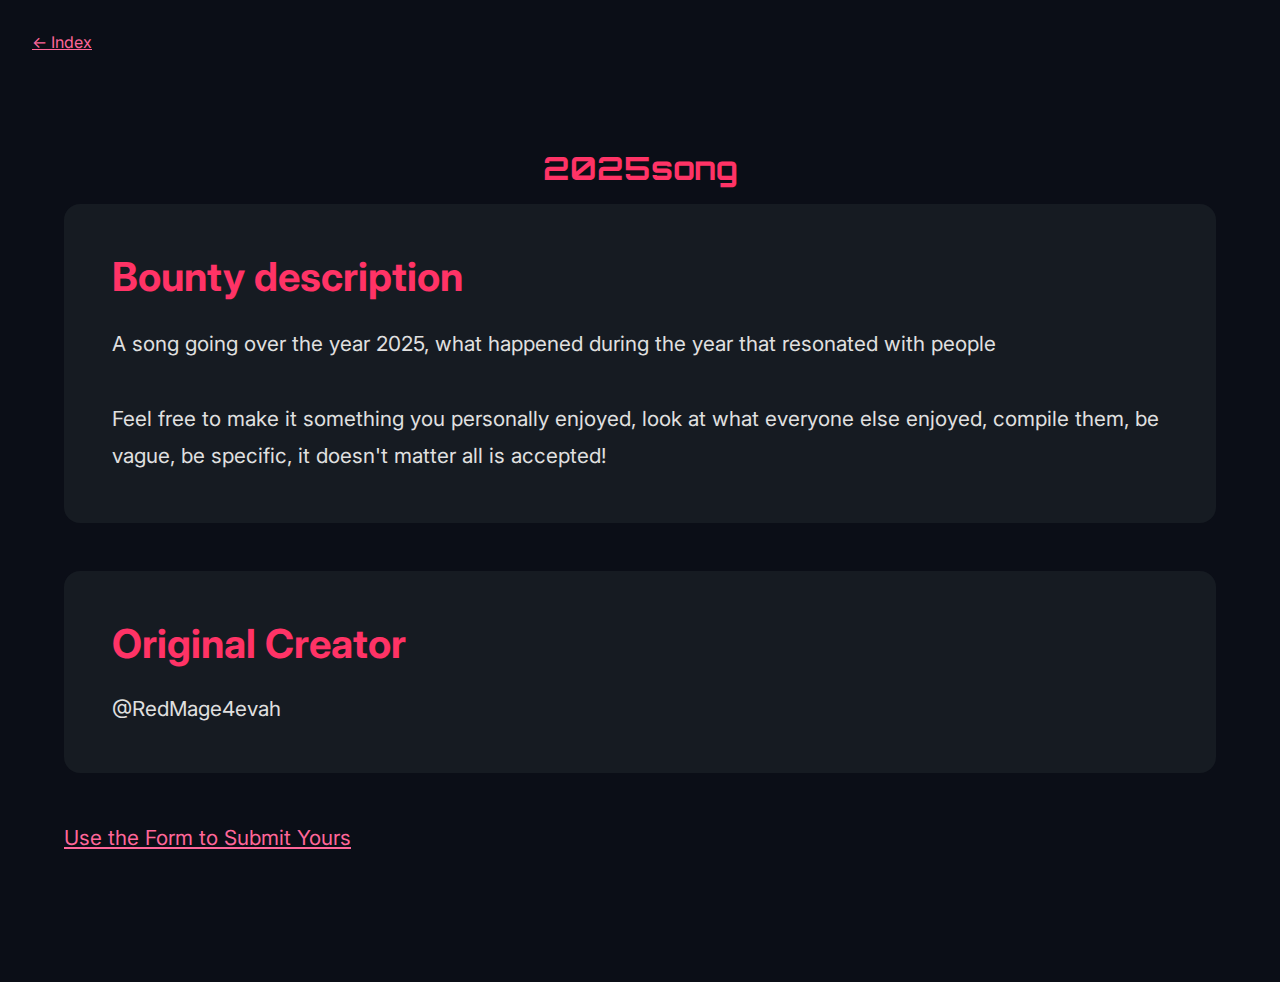
<file: bounties/2025song/index.html>
<!DOCTYPE html>
<html lang="en">
<head>
  <meta charset="UTF-8">
  <meta name="viewport" content="width=device-width, initial-scale=1.0">
  <title>Postiche — Project Altair</title>
  <link rel="stylesheet" href="../../style.css">
</head>
<body>
  <a href="../../index.html">← Index</a>

  <main>
    <h1>2025song</h1>

    <section>
      <h2>Bounty description</h2>
      <p style="font-size:1.3rem;line-height:1.8;">
      
      A song going over the year 2025, what happened during the year that resonated with people<br><br>
        
      Feel free to make it something you personally enjoyed, look at what everyone else enjoyed, compile them, be vague, be specific, it doesn't matter all is accepted!
      
      </p>
    </section>
    
    <section>
      <h2>Original Creator</h2>
      <p>@RedMage4evah</p>
    </section>

    <p>
      <a href="../../submit.html">Use the Form to Submit Yours</a>
    </p>
  </main>
</body>
</html>
</file>
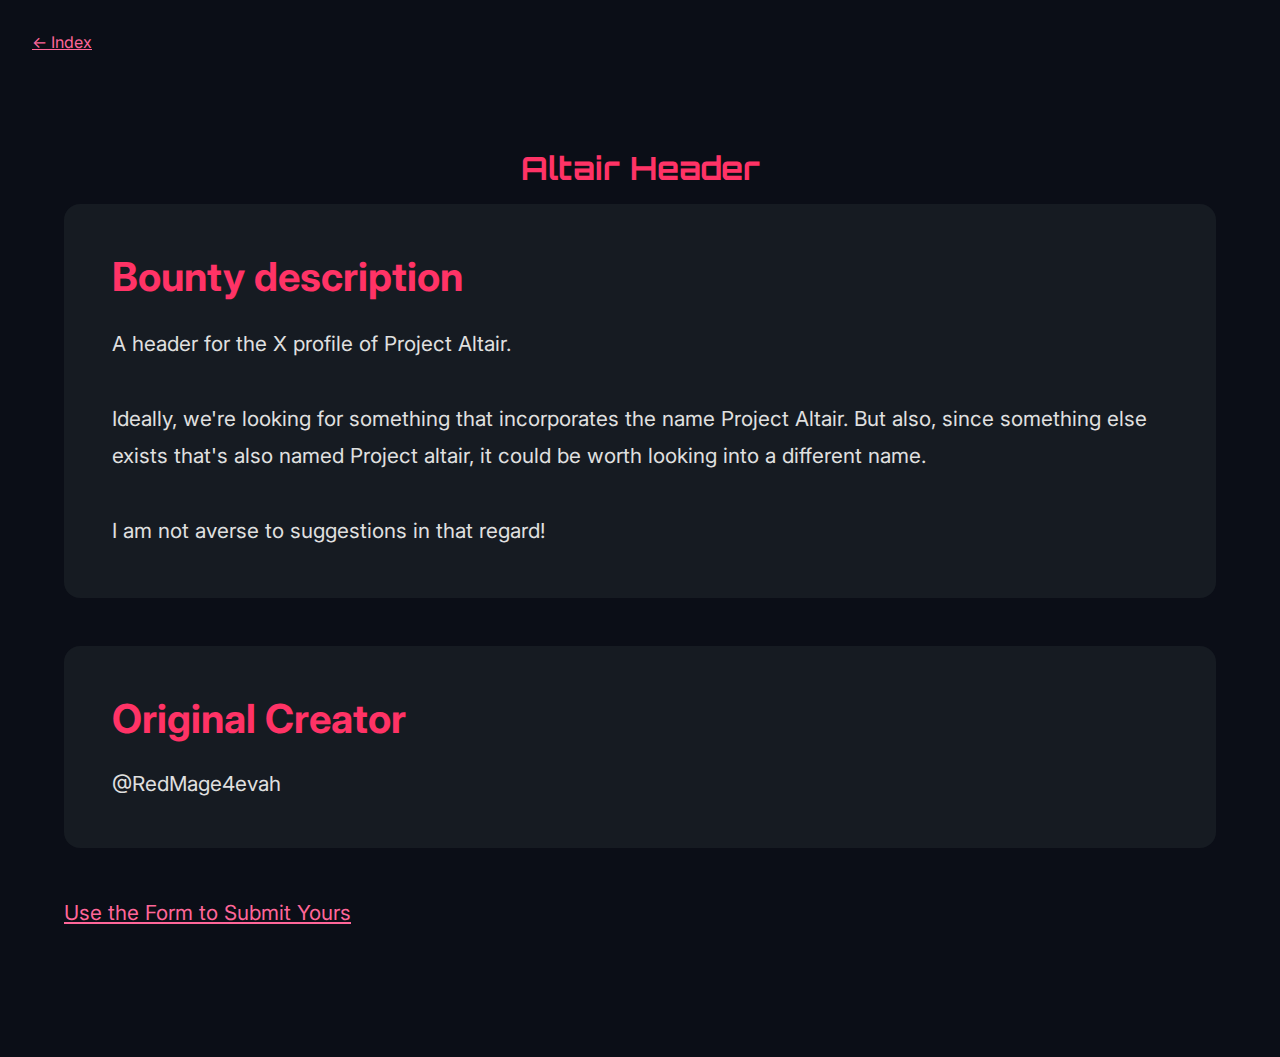
<file: bounties/Altairheader/index.html>
<!DOCTYPE html>
<html lang="en">
<head>
  <meta charset="UTF-8">
  <meta name="viewport" content="width=device-width, initial-scale=1.0">
  <title>Postiche — Project Altair</title>
  <link rel="stylesheet" href="../../style.css">
</head>
<body>
  <a href="../../index.html">← Index</a>

  <main>
    <h1>Altair Header</h1>

    <section>
      <h2>Bounty description</h2>
      <p style="font-size:1.3rem;line-height:1.8;">
      
      A header for the X profile of Project Altair.<br><br>
        
      Ideally, we're looking for something that incorporates the name Project Altair. But also, since something else exists that's also named Project altair, it could be worth looking into a different name.<br><br>
        
      I am not averse to suggestions in that regard!
      
      </p>
    </section>
    
    <section>
      <h2>Original Creator</h2>
      <p>@RedMage4evah</p>
    </section>

    <p>
      <a href="../../submit.html">Use the Form to Submit Yours</a>
    </p>
  </main>
</body>
</html>
</file>
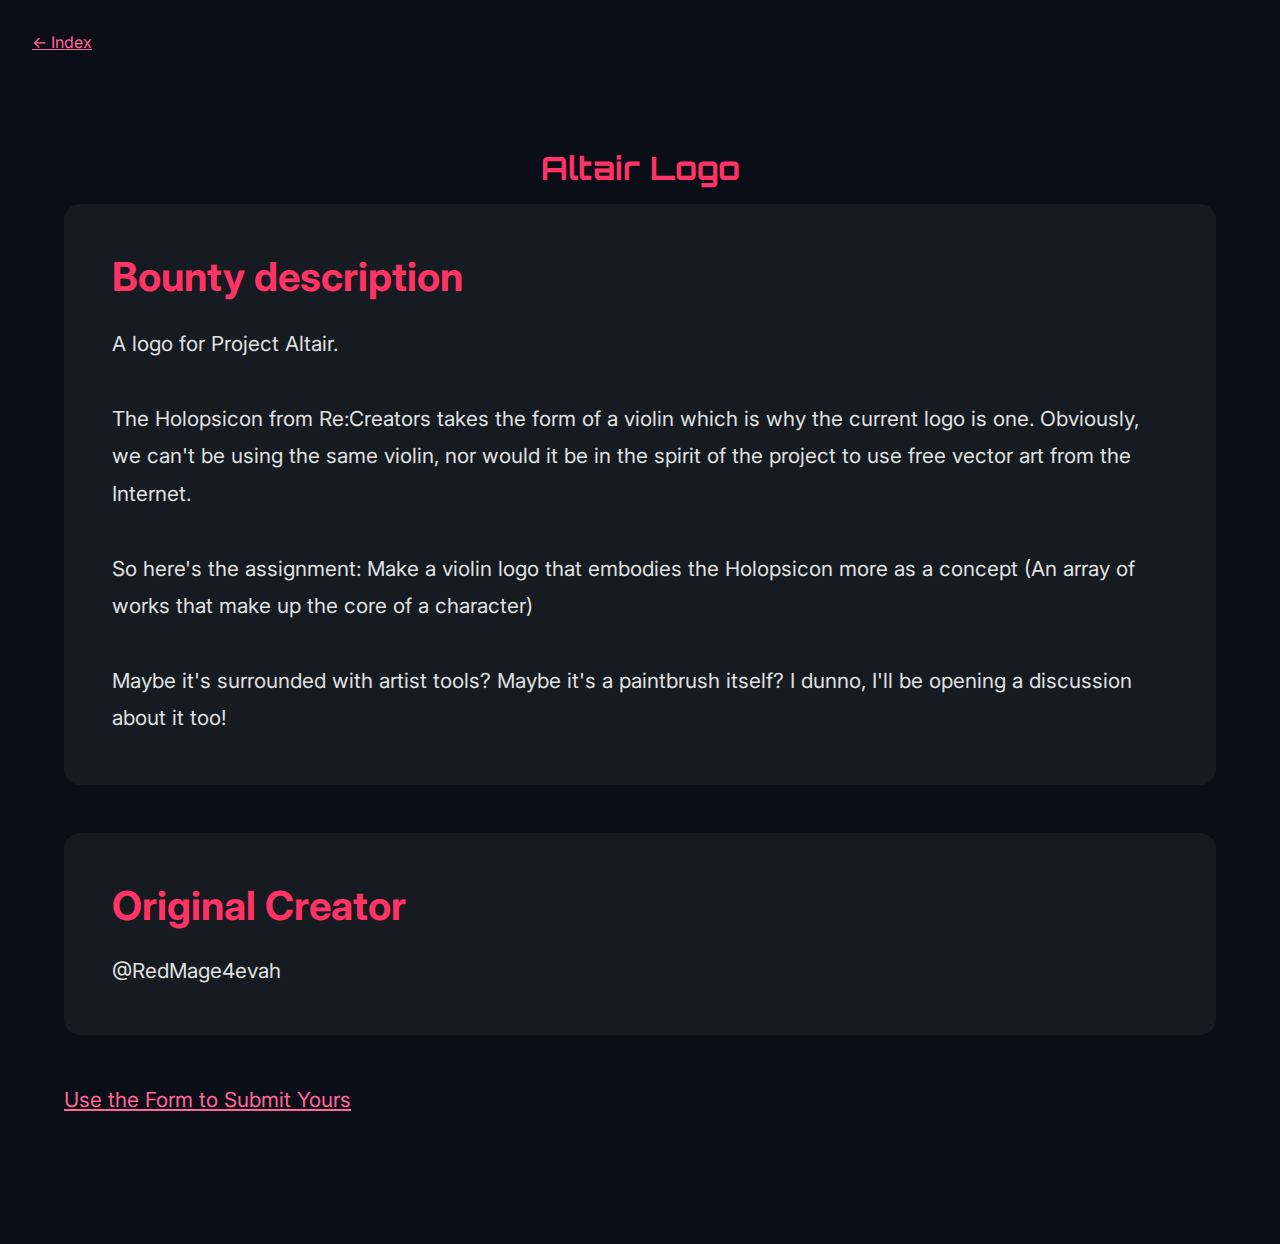
<file: bounties/Altairlogo/index.html>
<!DOCTYPE html>
<html lang="en">
<head>
  <meta charset="UTF-8">
  <meta name="viewport" content="width=device-width, initial-scale=1.0">
  <title>Postiche — Project Altair</title>
  <link rel="stylesheet" href="../../style.css">
</head>
<body>
  <a href="../../index.html">← Index</a>

  <main>
    <h1>Altair Logo</h1>

    <section>
      <h2>Bounty description</h2>
      <p style="font-size:1.3rem;line-height:1.8;">
      
      A logo for Project Altair.<br><br>
        
      The Holopsicon from Re:Creators takes the form of a violin which is why the current logo is one. Obviously, we can't be using the same violin, nor would it be in the spirit of the project to use free vector art from the Internet.<br><br>
        
      So here's the assignment: Make a violin logo that embodies the Holopsicon more as a concept (An array of works that make up the core of a character)<br><br>
        
      Maybe it's surrounded with artist tools? Maybe it's a paintbrush itself? I dunno, I'll be opening a discussion about it too!
      
      </p>
    </section>
    
    <section>
      <h2>Original Creator</h2>
      <p>@RedMage4evah</p>
    </section>

    <p>
      <a href="../../submit.html">Use the Form to Submit Yours</a>
    </p>
  </main>
</body>
</html>
</file>
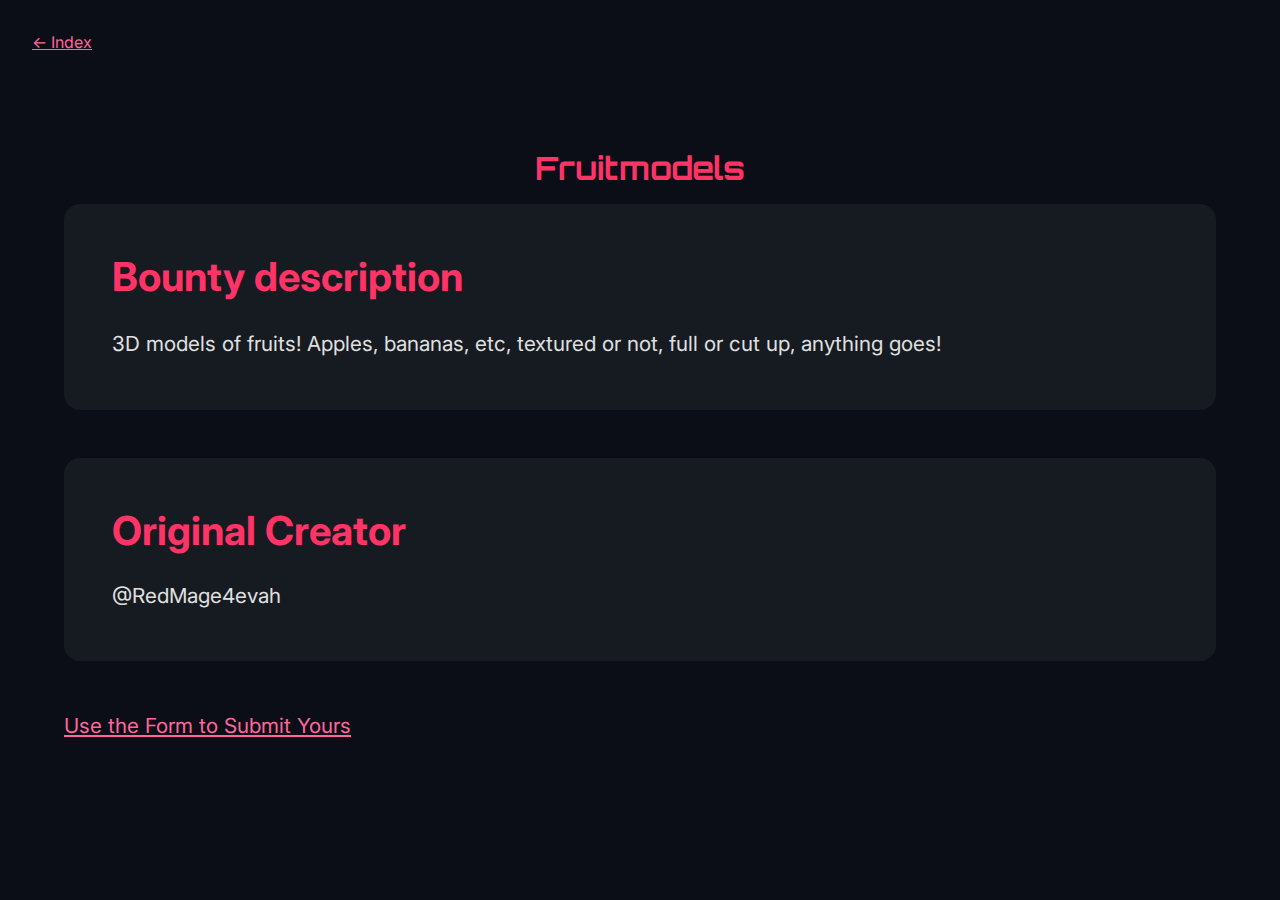
<file: bounties/Fruitmodels/index.html>
<!DOCTYPE html>
<html lang="en">
<head>
  <meta charset="UTF-8">
  <meta name="viewport" content="width=device-width, initial-scale=1.0">
  <title>Postiche — Project Altair</title>
  <link rel="stylesheet" href="../../style.css">
</head>
<body>
  <a href="../../index.html">← Index</a>

  <main>
    <h1>Fruitmodels</h1>

    <section>
      <h2>Bounty description</h2>
      <p style="font-size:1.3rem;line-height:1.8;">
      
      3D models of fruits! Apples, bananas, etc, textured or not, full or cut up, anything goes!
      
      </p>
    </section>
    
    <section>
      <h2>Original Creator</h2>
      <p>@RedMage4evah</p>
    </section>

    <p>
      <a href="../../submit.html">Use the Form to Submit Yours</a>
    </p>
  </main>
</body>
</html>
</file>
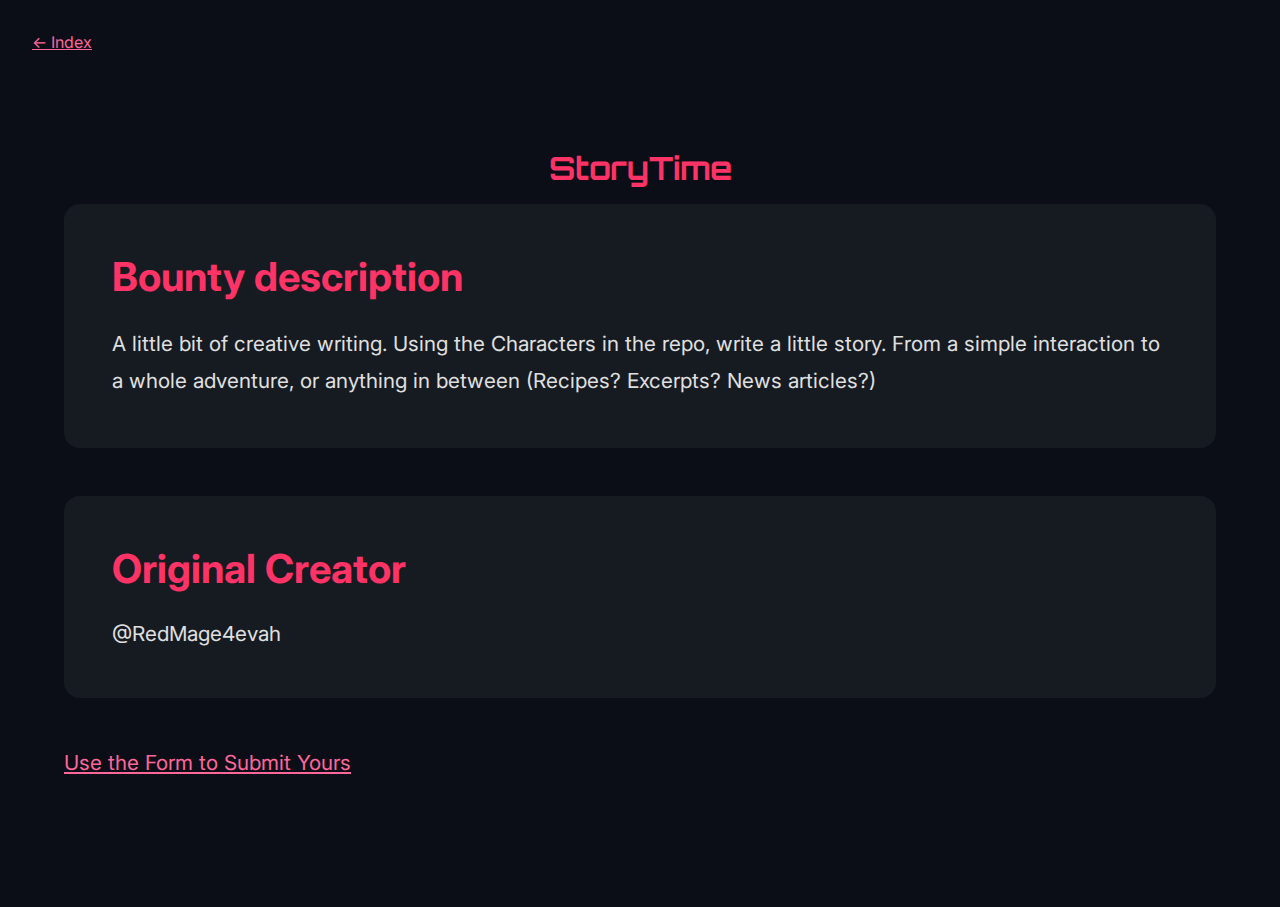
<file: bounties/StoryTime/index.html>
<!DOCTYPE html>
<html lang="en">
<head>
  <meta charset="UTF-8">
  <meta name="viewport" content="width=device-width, initial-scale=1.0">
  <title>Postiche — Project Altair</title>
  <link rel="stylesheet" href="../../style.css">
</head>
<body>
  <a href="../../index.html">← Index</a>

  <main>
    <h1>StoryTime</h1>

    <section>
      <h2>Bounty description</h2>
      <p style="font-size:1.3rem;line-height:1.8;">
      
      A little bit of creative writing.
        
        Using the Characters in the repo, write a little story. From a simple interaction to a whole adventure, or anything in between (Recipes? Excerpts? News articles?)
      
      </p>
    </section>
    
    <section>
      <h2>Original Creator</h2>
      <p>@RedMage4evah</p>
    </section>

    <p>
      <a href="../../submit.html">Use the Form to Submit Yours</a>
    </p>
  </main>
</body>
</html>
</file>
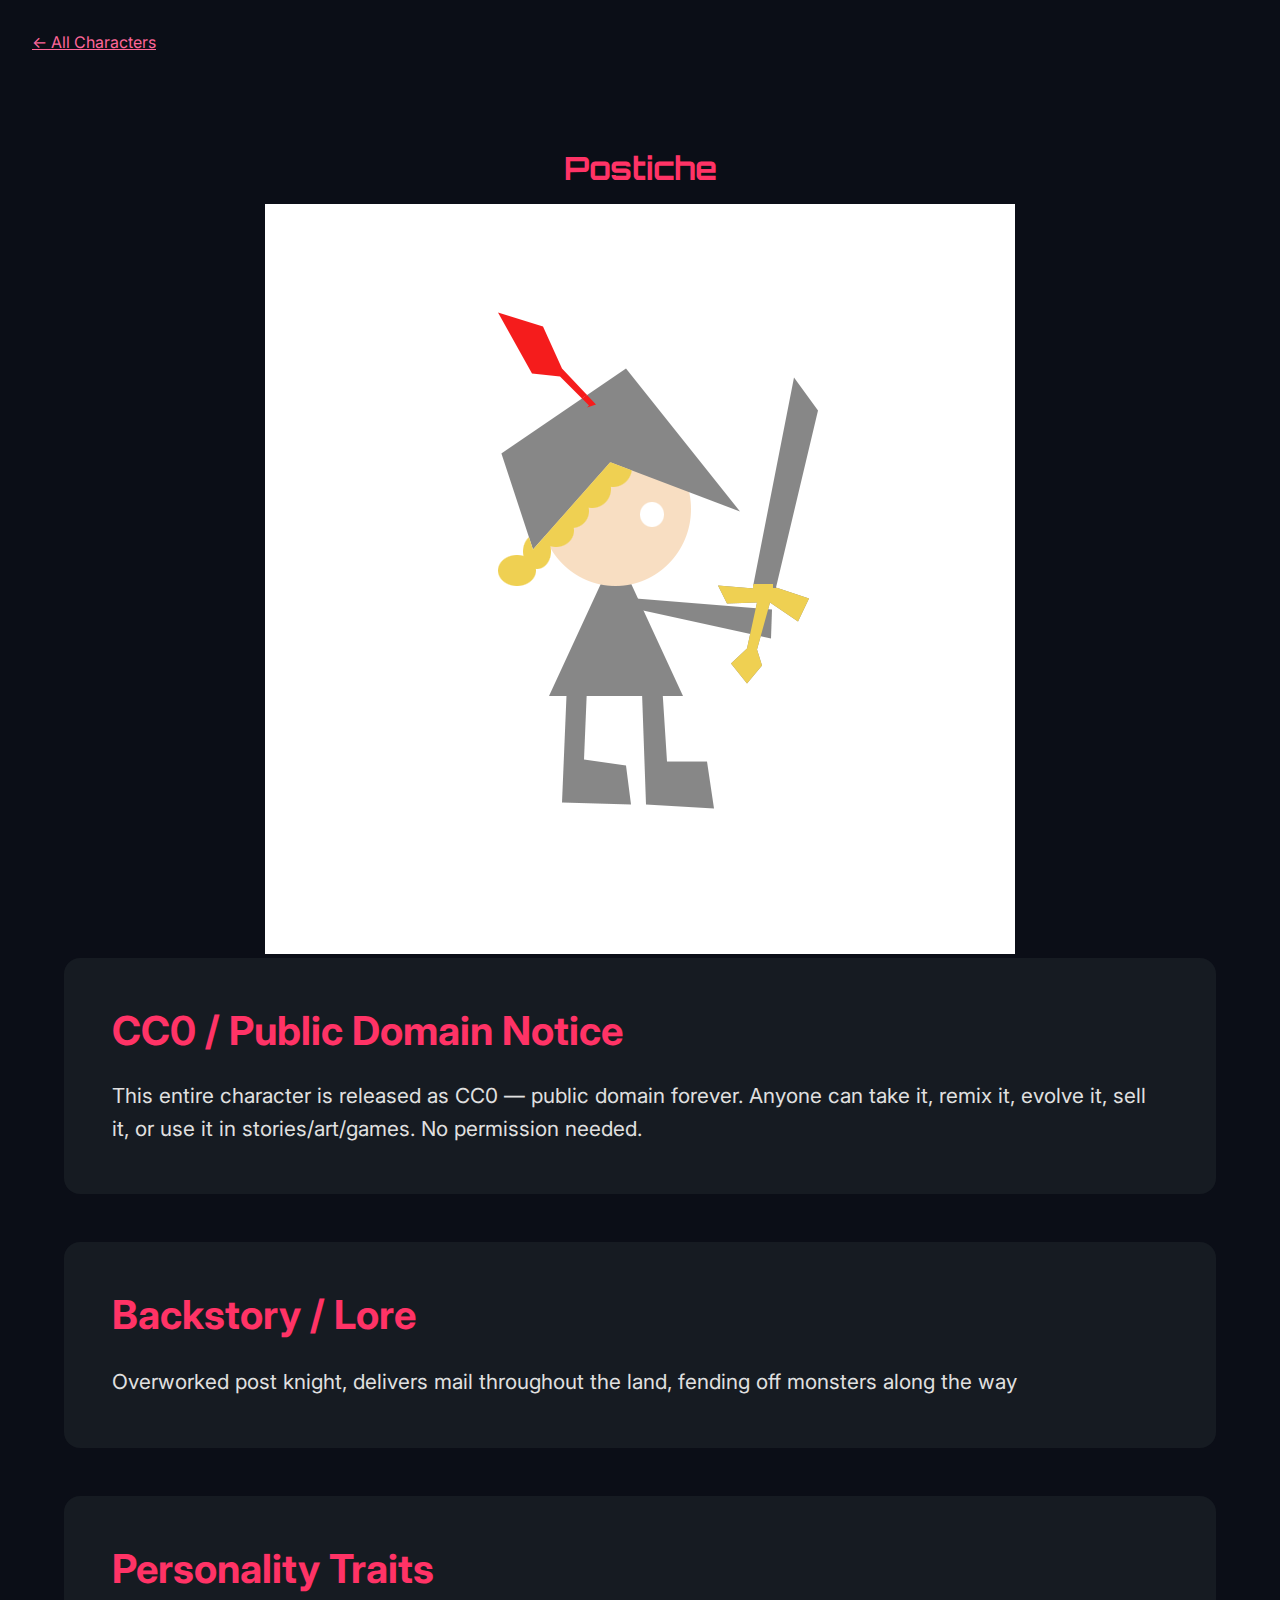
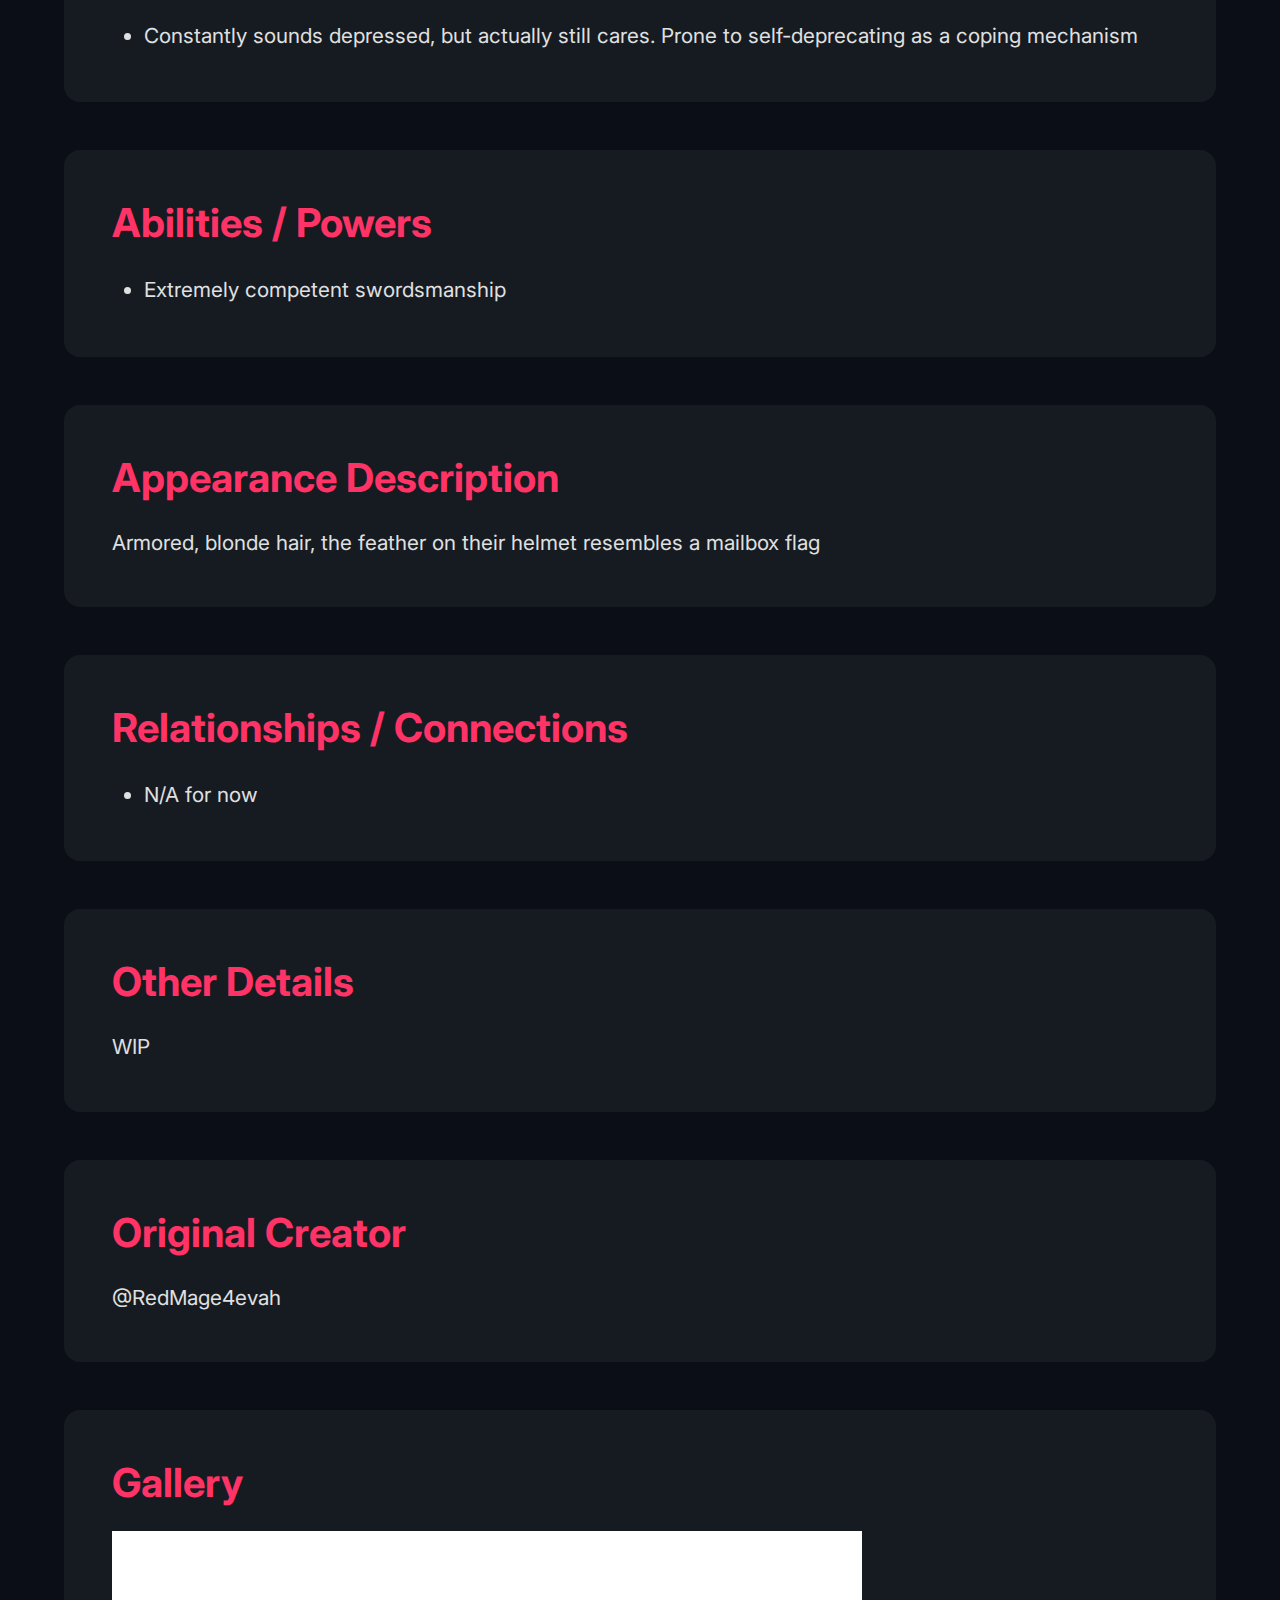
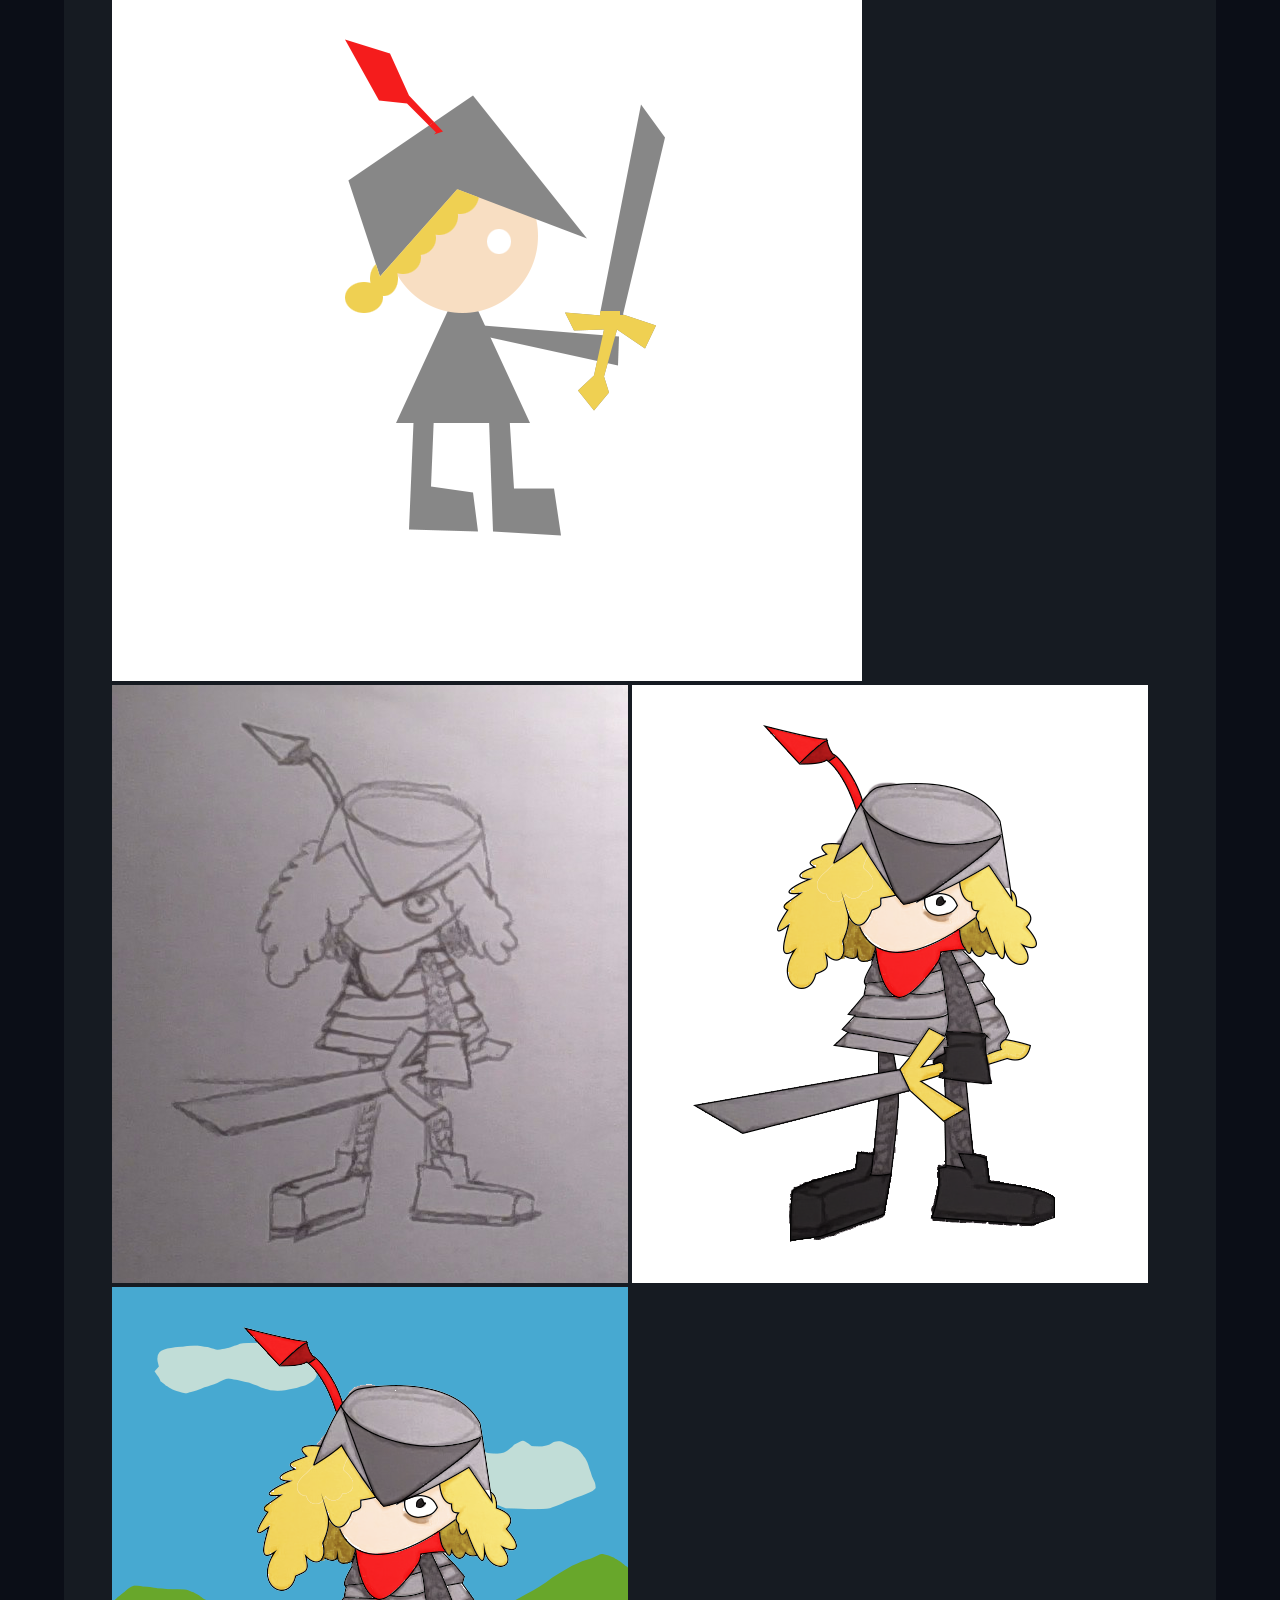
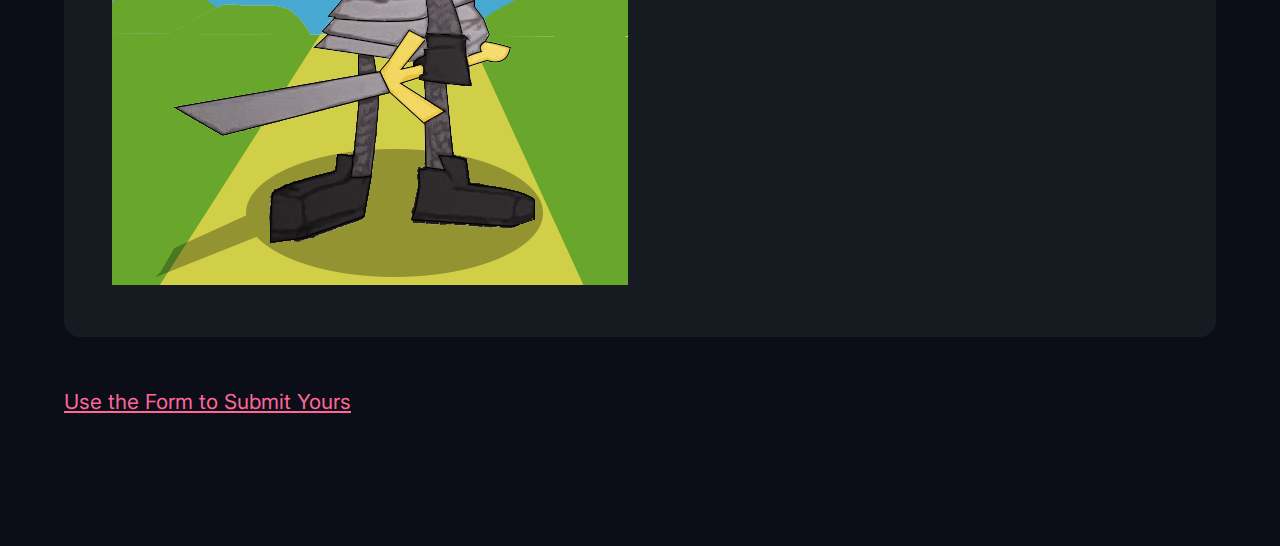
<file: characters/Postiche/index.html>
<!DOCTYPE html>
<html lang="en">
<head>
  <meta charset="UTF-8">
  <meta name="viewport" content="width=device-width, initial-scale=1.0">
  <title>Postiche — Project Altair</title>
  <link rel="stylesheet" href="../../style.css">
</head>
<body>
  <a href="../../index.html">← All Characters</a>

  <main>
    <h1>Postiche</h1>

    <div style="text-align: center">
      <img src="postiche.png" alt="Postiche Preview">
    </div>

    <section>
      <h2>CC0 / Public Domain Notice</h2>
      <p>This entire character is released as CC0 — public domain forever. Anyone can take it, remix it, evolve it, sell it, or use it in stories/art/games. No permission needed.</p>
    </section>

    <section>
      <h2>Backstory / Lore</h2>
      <p style="font-size:1.3rem;line-height:1.8;">Overworked post knight, delivers mail throughout the land, fending off monsters along the way</p>
    </section>

    <section>
      <h2>Personality Traits</h2>
      <ul>
        <li>Constantly sounds depressed, but actually still cares. Prone to self-deprecating as a coping mechanism</li>
      </ul>
    </section>

    <section>
      <h2>Abilities / Powers</h2>
      <ul>
        <li>Extremely competent swordsmanship</li>
      </ul>
    </section>

    <section>
      <h2>Appearance Description</h2>
      <p>Armored, blonde hair, the feather on their helmet resembles a mailbox flag</p>
    </section>

    <section>
      <h2>Relationships / Connections</h2>
      <ul>
        <li>N/A for now</li>
      </ul>
    </section>

    <section>
      <h2>Other Details</h2>
      <p>WIP</p>
    </section>

    <section>
      <h2>Original Creator</h2>
      <p>@RedMage4evah</p>
    </section>

    <section style="width: 100%;">
      <h2>Gallery</h2>
      <img src="postiche.png" alt="Postiche initial image">
      <img src="postichesketch.png" alt="Postiche sketch by chickenloveshersword">
      <img src="postichecolored.png" alt="Postiche collored by RedMage4evah">
      <img src="postichecoloredbg.png" alt="Postiche colored with a bg by RedMage4evah">
    </section>

    <p>
      <a href="../../submit.html">Use the Form to Submit Yours</a>
    </p>
  </main>
</body>
</html>
</file>
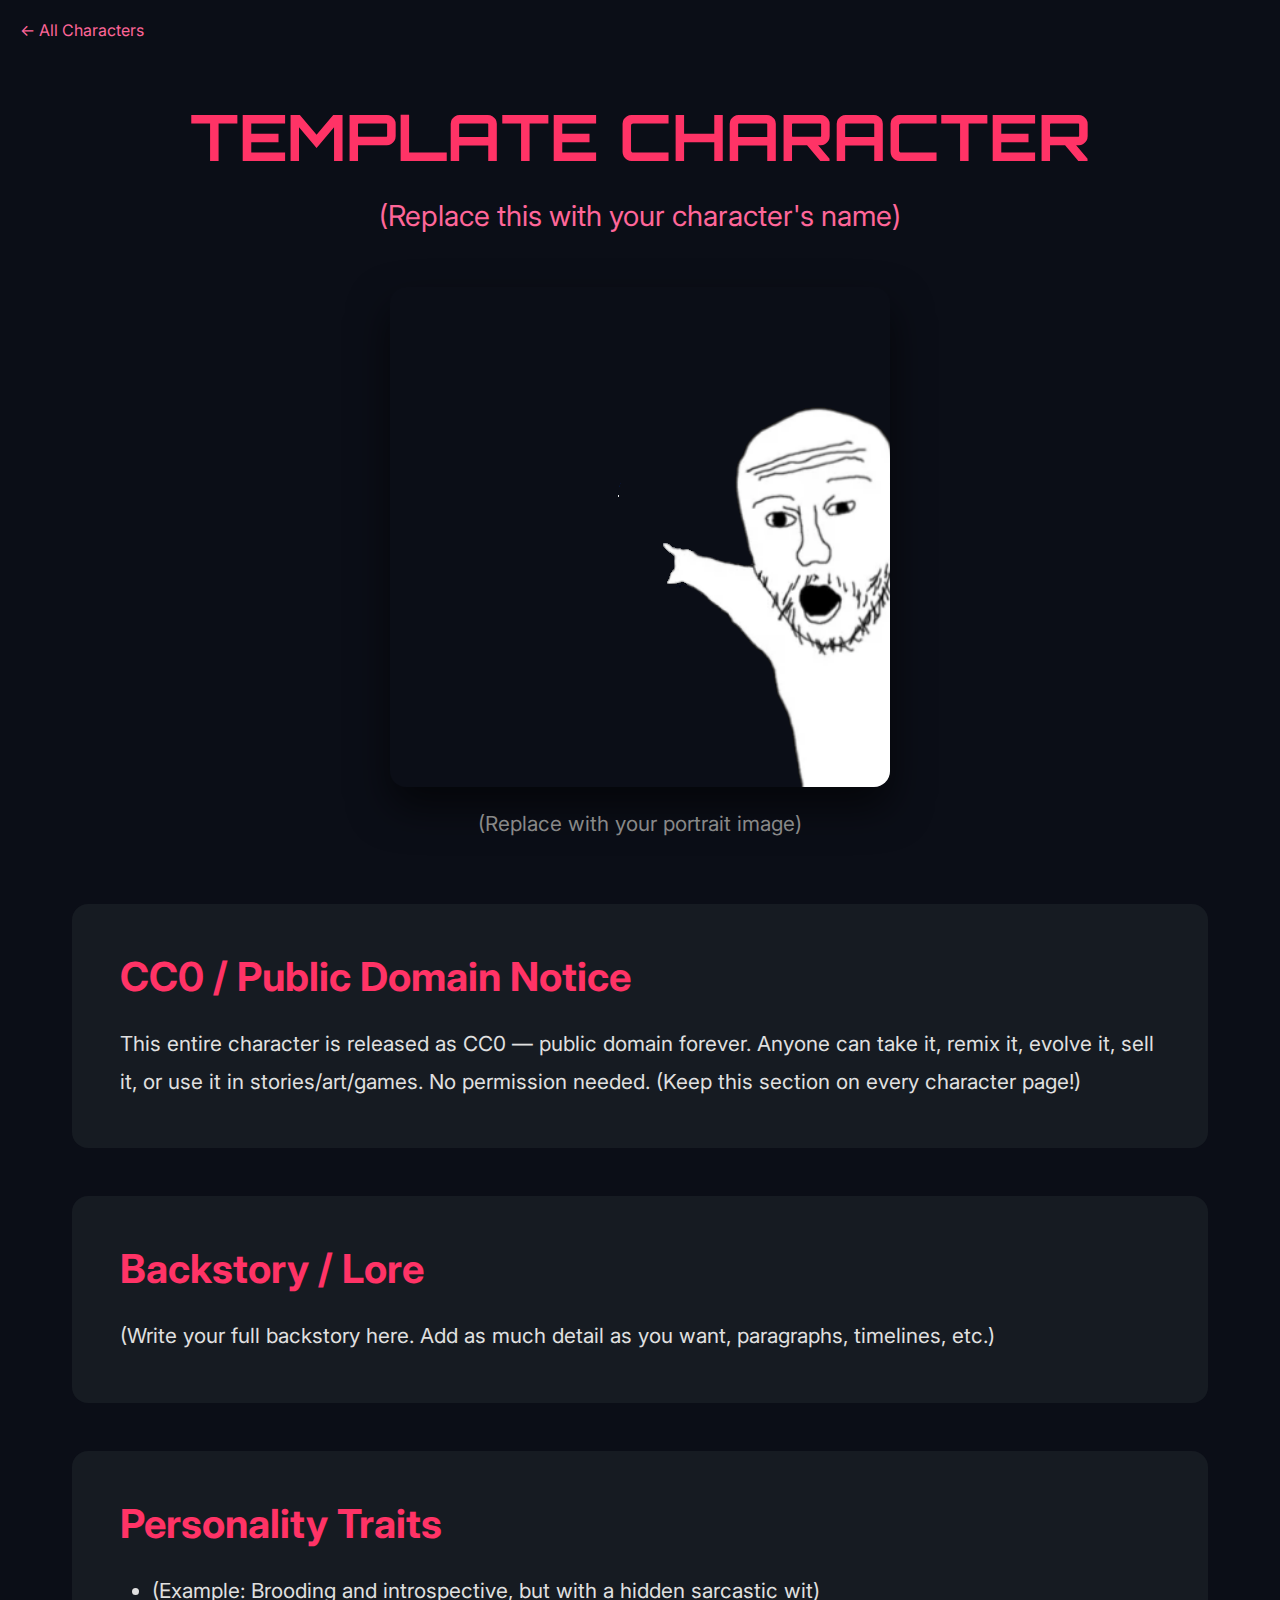
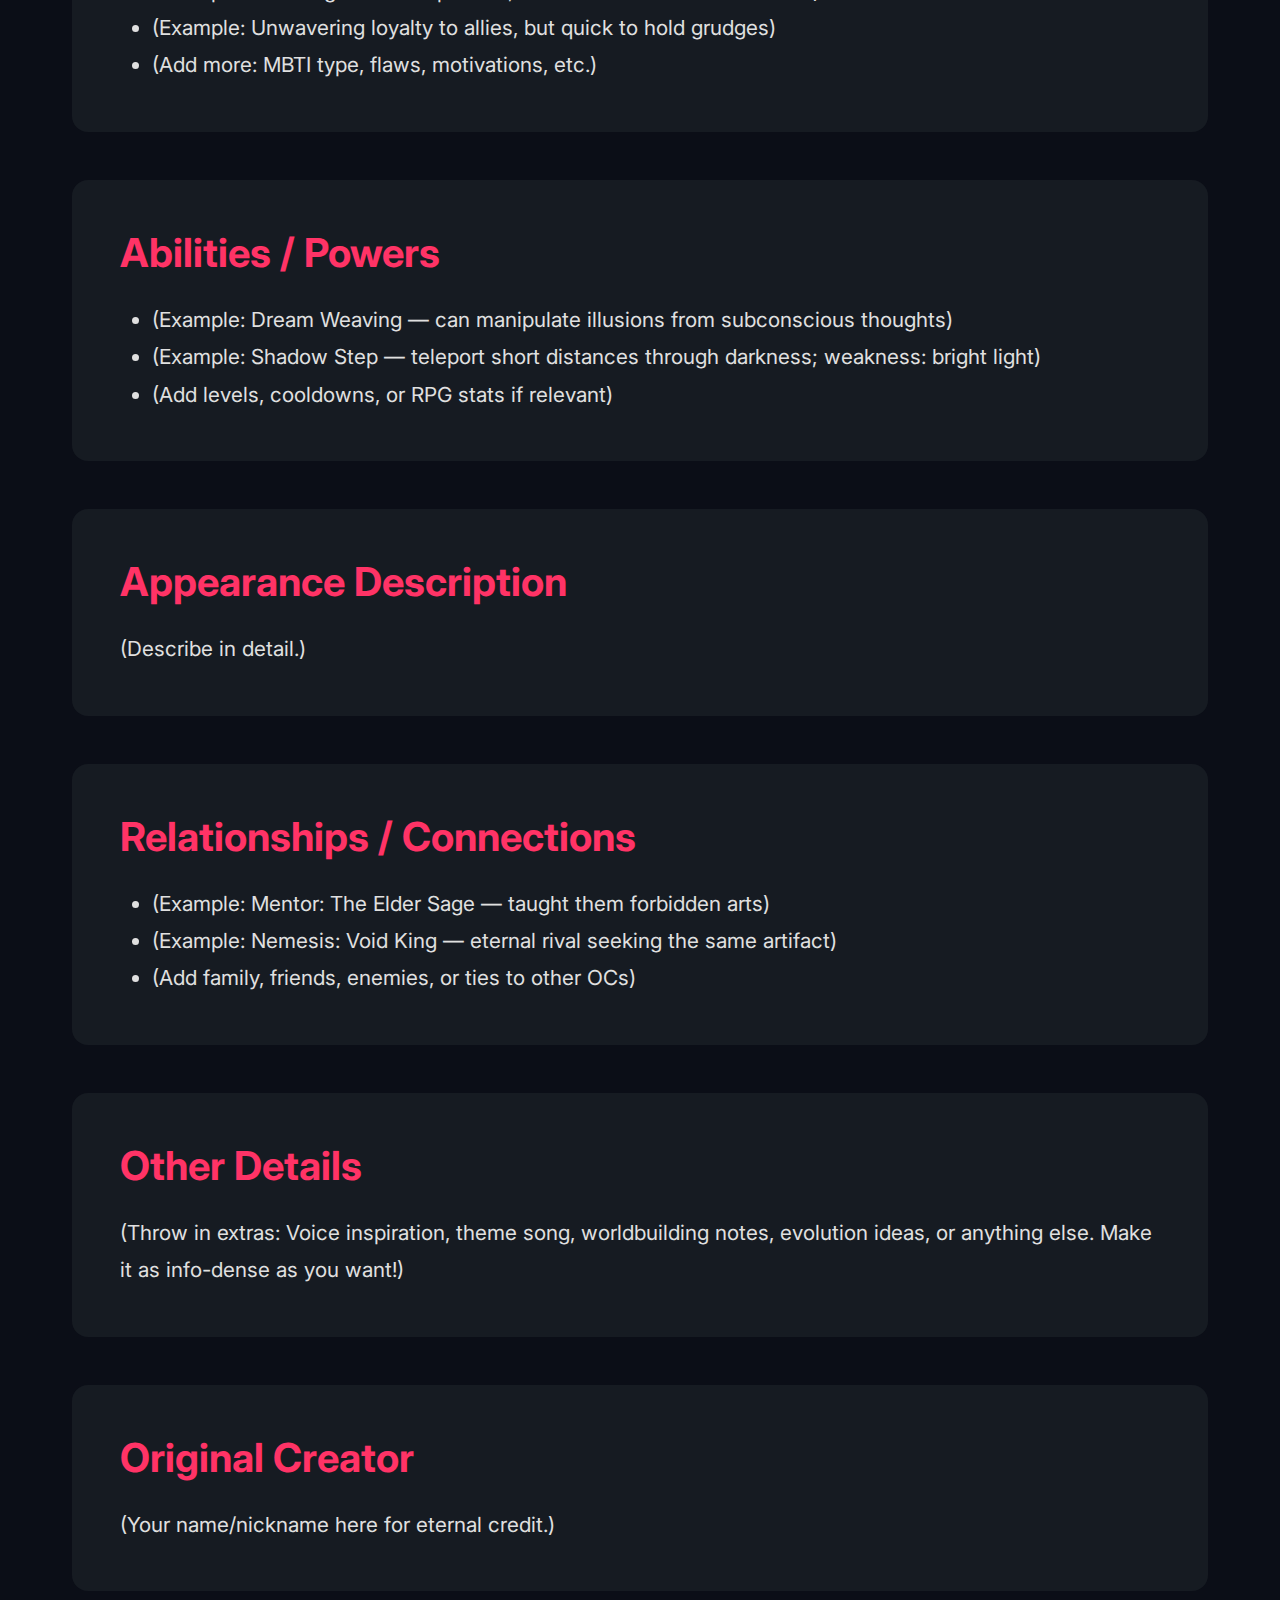
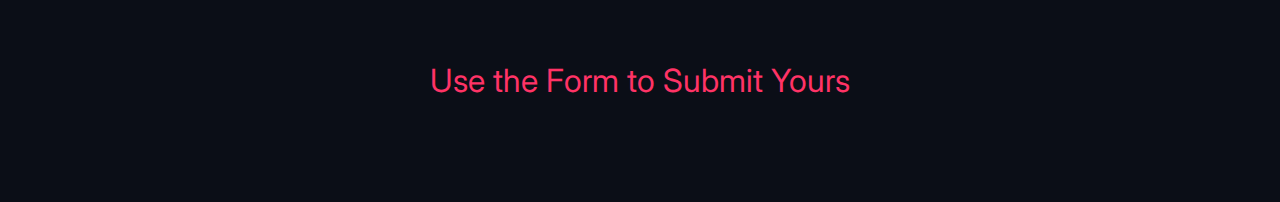
<file: characters/template-character/index.html>
<!DOCTYPE html>
<html lang="en">
<head>
  <meta charset="UTF-8">
  <meta name="viewport" content="width=device-width, initial-scale=1.0">
  <title>Template Character — Project Altair</title>
  <link rel="stylesheet" href="../../style.css">
</head>
<body>
  <a href="../../index.html" style="position:absolute;top:20px;left:20px;color:#ff6699;text-decoration:none;">← All Characters</a>

  <main style="max-width:1200px;margin:0 auto;padding:4rem 2rem;">
    <h1 style="font-size:4rem;color:#ff3366;text-align:center;margin-bottom:1rem;">TEMPLATE CHARACTER</h1>
    <p style="text-align:center;font-size:1.8rem;color:#ff6699;margin-bottom:3rem;">(Replace this with your character's name)</p>

    <div style="text-align:center;margin-bottom:4rem;">
      <img src="templateimage.png" alt="Template Preview" style="max-width:600px;border-radius:16px;box-shadow:0 20px 40px rgba(0,0,0,0.6);">
      <p style="margin-top:1rem;color:#888;">(Replace with your portrait image)</p>
    </div>

    <section style="background:#161b22;padding:3rem;border-radius:16px;margin-bottom:3rem;">
      <h2 style="color:#ff3366;font-size:2.5rem;margin-bottom:1.5rem;">CC0 / Public Domain Notice</h2>
      <p style="font-size:1.3rem;line-height:1.8;">This entire character is released as CC0 — public domain forever. Anyone can take it, remix it, evolve it, sell it, or use it in stories/art/games. No permission needed. (Keep this section on every character page!)</p>
    </section>

    <section style="background:#161b22;padding:3rem;border-radius:16px;margin-bottom:3rem;">
      <h2 style="color:#ff3366;font-size:2.5rem;margin-bottom:1.5rem;">Backstory / Lore</h2>
      <p style="font-size:1.3rem;line-height:1.8;">(Write your full backstory here. Add as much detail as you want, paragraphs, timelines, etc.)</p>
    </section>

    <section style="background:#161b22;padding:3rem;border-radius:16px;margin-bottom:3rem;">
      <h2 style="color:#ff3366;font-size:2.5rem;margin-bottom:1.5rem;">Personality Traits</h2>
      <ul style="font-size:1.3rem;line-height:1.8;list-style-type:disc;padding-left:2rem;">
        <li>(Example: Brooding and introspective, but with a hidden sarcastic wit)</li>
        <li>(Example: Unwavering loyalty to allies, but quick to hold grudges)</li>
        <li>(Add more: MBTI type, flaws, motivations, etc.)</li>
      </ul>
    </section>

    <section style="background:#161b22;padding:3rem;border-radius:16px;margin-bottom:3rem;">
      <h2 style="color:#ff3366;font-size:2.5rem;margin-bottom:1.5rem;">Abilities / Powers</h2>
      <ul style="font-size:1.3rem;line-height:1.8;list-style-type:disc;padding-left:2rem;">
        <li>(Example: Dream Weaving — can manipulate illusions from subconscious thoughts)</li>
        <li>(Example: Shadow Step — teleport short distances through darkness; weakness: bright light)</li>
        <li>(Add levels, cooldowns, or RPG stats if relevant)</li>
      </ul>
    </section>

    <section style="background:#161b22;padding:3rem;border-radius:16px;margin-bottom:3rem;">
      <h2 style="color:#ff3366;font-size:2.5rem;margin-bottom:1.5rem;">Appearance Description</h2>
      <p style="font-size:1.3rem;line-height:1.8;">(Describe in detail.)</p>
    </section>

    <section style="background:#161b22;padding:3rem;border-radius:16px;margin-bottom:3rem;">
      <h2 style="color:#ff3366;font-size:2.5rem;margin-bottom:1.5rem;">Relationships / Connections</h2>
      <ul style="font-size:1.3rem;line-height:1.8;list-style-type:disc;padding-left:2rem;">
        <li>(Example: Mentor: The Elder Sage — taught them forbidden arts)</li>
        <li>(Example: Nemesis: Void King — eternal rival seeking the same artifact)</li>
        <li>(Add family, friends, enemies, or ties to other OCs)</li>
      </ul>
    </section>

    <section style="background:#161b22;padding:3rem;border-radius:16px;margin-bottom:3rem;">
      <h2 style="color:#ff3366;font-size:2.5rem;margin-bottom:1.5rem;">Other Details</h2>
      <p style="font-size:1.3rem;line-height:1.8;">(Throw in extras: Voice inspiration, theme song, worldbuilding notes, evolution ideas, or anything else. Make it as info-dense as you want!)</p>
    </section>

    <section style="background:#161b22;padding:3rem;border-radius:16px;margin-bottom:3rem;">
      <h2 style="color:#ff3366;font-size:2.5rem;margin-bottom:1.5rem;">Original Creator</h2>
      <p style="font-size:1.3rem;line-height:1.8;">(Your name/nickname here for eternal credit.)</p>
    </section>

    <p style="text-align:center;font-size:2rem;margin-top:4rem;">
      <a href="../../submit.html" style="color:#ff3366;text-decoration:none;">Use the Form to Submit Yours</a>
    </p>
  </main>
</body>
</html>
</file>
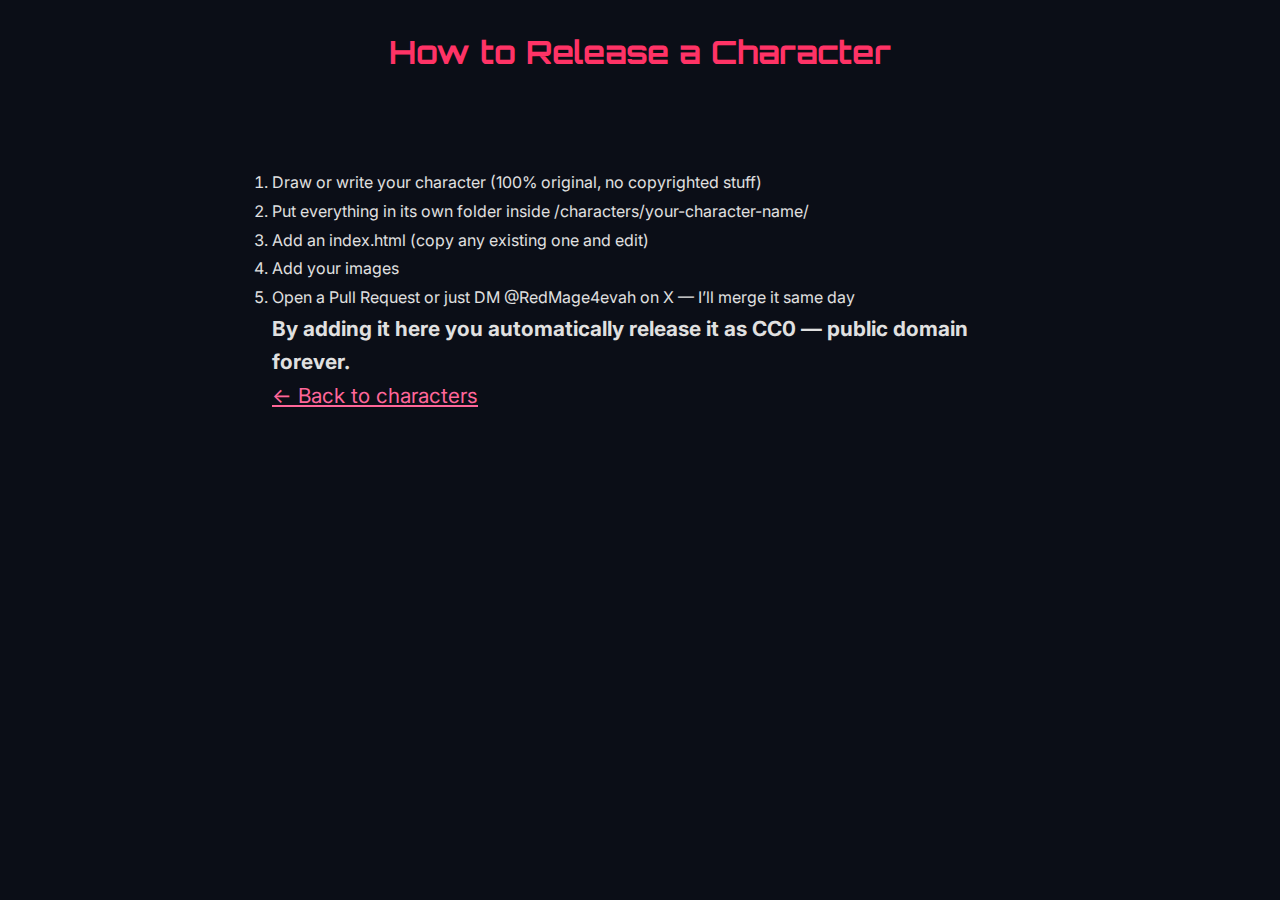
<file: about.html>
<!DOCTYPE html>
<html lang="en">
<head>
  <meta charset="UTF-8">
  <title>How to Add Your Character — Project Altair</title>
  <link rel="stylesheet" href="/style.css">
</head>
<body>
  <header><h1>How to Release a Character</h1></header>
  <main style="max-width:800px;margin:0 auto;line-height:1.8;">
    <ol>
      <li>Draw or write your character (100% original, no copyrighted stuff)</li>
      <li>Put everything in its own folder inside /characters/your-character-name/</li>
      <li>Add an index.html (copy any existing one and edit)</li>
      <li>Add your images</li>
      <li>Open a Pull Request or just DM @RedMage4evah on X — I’ll merge it same day</li>
    </ol>
    <p><strong>By adding it here you automatically release it as CC0 — public domain forever.</strong></p>
    <p><a href="/">&larr; Back to characters</a></p>
  </main>
</body>
</html>
</file>
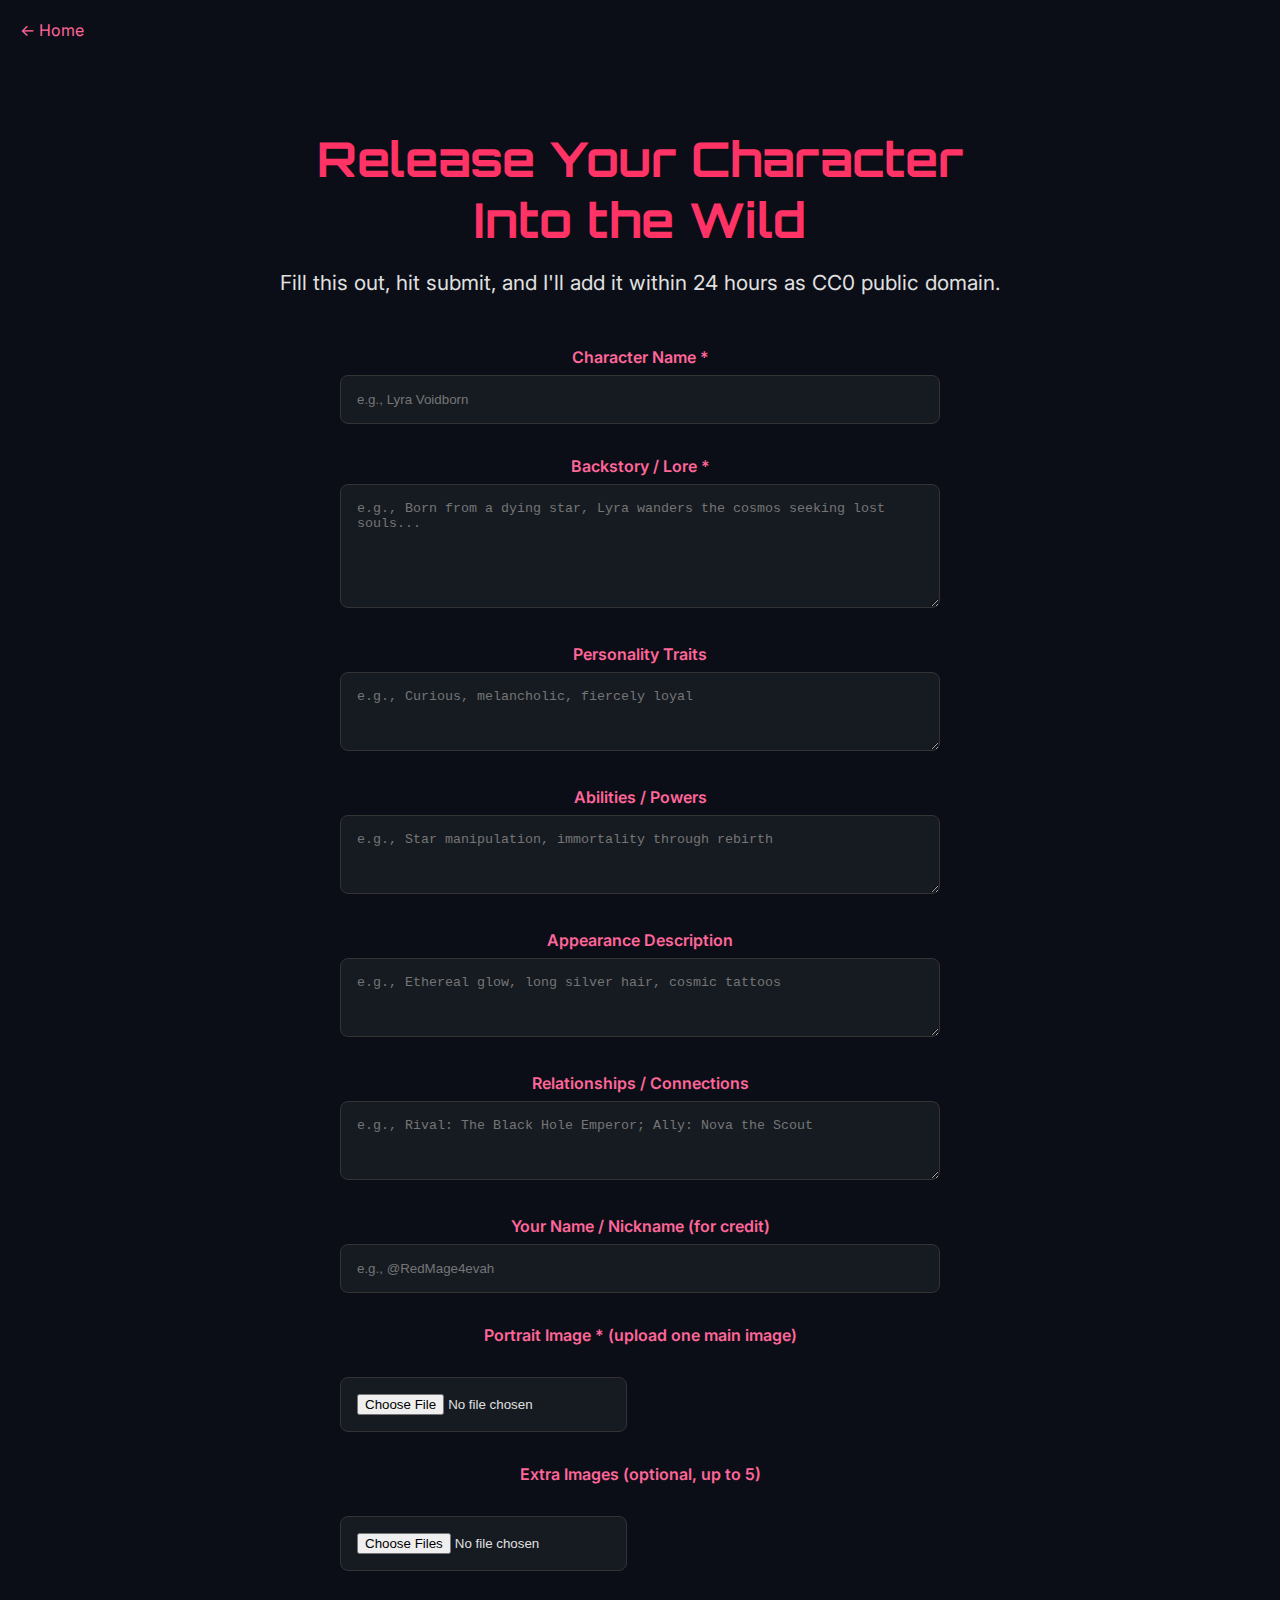
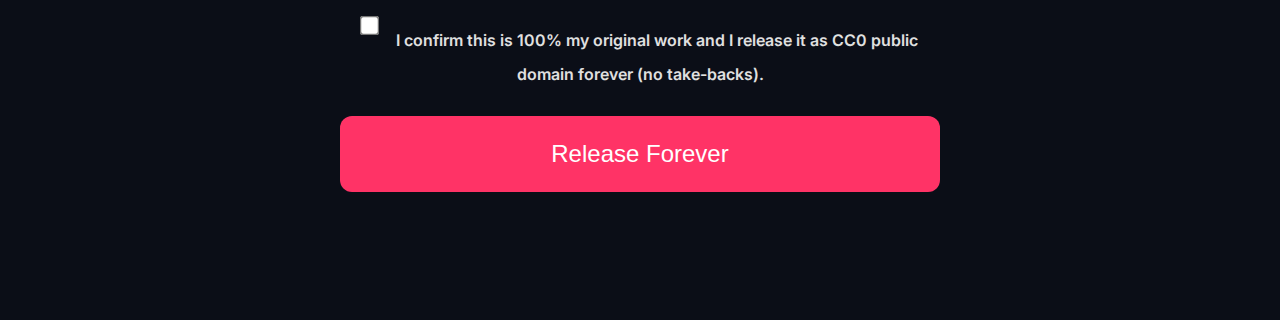
<file: submit.html>
<!DOCTYPE html>
<html lang="en">
<head>
  <meta charset="UTF-8">
  <meta name="viewport" content="width=device-width, initial-scale=1.0">
  <title>Submit a Character — Project Altair</title>
  <link rel="stylesheet" href="style.css">
</head>
<body>
  <a href="index.html" style="position:absolute;top:20px;left:20px;color:#ff6699;text-decoration:none;">← Home</a>

  <main style="max-width:800px;margin:4rem auto;padding:2rem;text-align:center;">
    <h1 style="font-size:3rem;color:#ff3366;margin-bottom:1rem;">Release Your Character Into the Wild</h1>
    <p style="font-size:1.3rem;margin-bottom:3rem;color:#e0e0e0;">Fill this out, hit submit, and I'll add it within 24 hours as CC0 public domain.</p>

    <form action="https://formsubmit.co/502c82171515081ee2ad7b7f201ec7e2" method="POST" enctype="multipart/form-data" style="text-align:left;max-width:600px;margin:0 auto;">
      <label style="display:block;margin-bottom:0.5rem;color:#ff6699;font-weight:600;">Character Name *</label>
      <input type="text" name="Character Name" placeholder="e.g., Lyra Voidborn" required style="width:100%;padding:1rem;margin-bottom:2rem;background:#161b22;border:1px solid #333;color:#e0e0e0;border-radius:8px;">

      <label style="display:block;margin-bottom:0.5rem;color:#ff6699;font-weight:600;">Backstory / Lore *</label>
      <textarea name="Backstory / Lore" placeholder="e.g., Born from a dying star, Lyra wanders the cosmos seeking lost souls..." rows="6" required style="width:100%;padding:1rem;margin-bottom:2rem;background:#161b22;border:1px solid #333;color:#e0e0e0;border-radius:8px;"></textarea>

      <label style="display:block;margin-bottom:0.5rem;color:#ff6699;font-weight:600;">Personality Traits</label>
      <textarea name="Personality Traits" placeholder="e.g., Curious, melancholic, fiercely loyal" rows="3" style="width:100%;padding:1rem;margin-bottom:2rem;background:#161b22;border:1px solid #333;color:#e0e0e0;border-radius:8px;"></textarea>

      <label style="display:block;margin-bottom:0.5rem;color:#ff6699;font-weight:600;">Abilities / Powers</label>
      <textarea name="Abilities / Powers" placeholder="e.g., Star manipulation, immortality through rebirth" rows="3" style="width:100%;padding:1rem;margin-bottom:2rem;background:#161b22;border:1px solid #333;color:#e0e0e0;border-radius:8px;"></textarea>

      <label style="display:block;margin-bottom:0.5rem;color:#ff6699;font-weight:600;">Appearance Description</label>
      <textarea name="Appearance Description" placeholder="e.g., Ethereal glow, long silver hair, cosmic tattoos" rows="3" style="width:100%;padding:1rem;margin-bottom:2rem;background:#161b22;border:1px solid #333;color:#e0e0e0;border-radius:8px;"></textarea>

      <label style="display:block;margin-bottom:0.5rem;color:#ff6699;font-weight:600;">Relationships / Connections</label>
      <textarea name="Relationships / Connections" placeholder="e.g., Rival: The Black Hole Emperor; Ally: Nova the Scout" rows="3" style="width:100%;padding:1rem;margin-bottom:2rem;background:#161b22;border:1px solid #333;color:#e0e0e0;border-radius:8px;"></textarea>

      <label style="display:block;margin-bottom:0.5rem;color:#ff6699;font-weight:600;">Your Name / Nickname (for credit)</label>
      <input type="text" name="Creator Name" placeholder="e.g., @RedMage4evah" style="width:100%;padding:1rem;margin-bottom:2rem;background:#161b22;border:1px solid #333;color:#e0e0e0;border-radius:8px;">

      <label style="display:block;margin-bottom:2rem;color:#ff6699;font-weight:600;">Portrait Image * (upload one main image)</label>
      <input type="file" name="Portrait Image" accept="image/*" required style="margin-bottom:2rem;">

      <label style="display:block;margin-bottom:2rem;color:#ff6699;font-weight:600;">Extra Images (optional, up to 5)</label>
      <input type="file" name="Extra Images" accept="image/*" multiple style="margin-bottom:3rem;">

      <label style="display:block;margin-bottom:2rem;">
        <input type="checkbox" name="CC0 Confirmation" required style="transform:scale(1.5);margin-right:1rem;vertical-align:middle;">
        <span style="color:#e0e0e0;">I confirm this is 100% my original work and I release it as CC0 public domain forever (no take-backs).</span>
      </label>

      <input type="hidden" name="_subject" value="Character Submission for Project Altair">
      <input type="hidden" name="_next" value="thanks.html"> <!-- Change to your actual thanks page URL -->

      <button type="submit" style="background:#ff3366;color:white;padding:1.5rem;font-size:1.5rem;border:none;border-radius:12px;width:100%;cursor:pointer;">Release Forever</button>
    </form>
  </main>
</body>
</html>
</file>
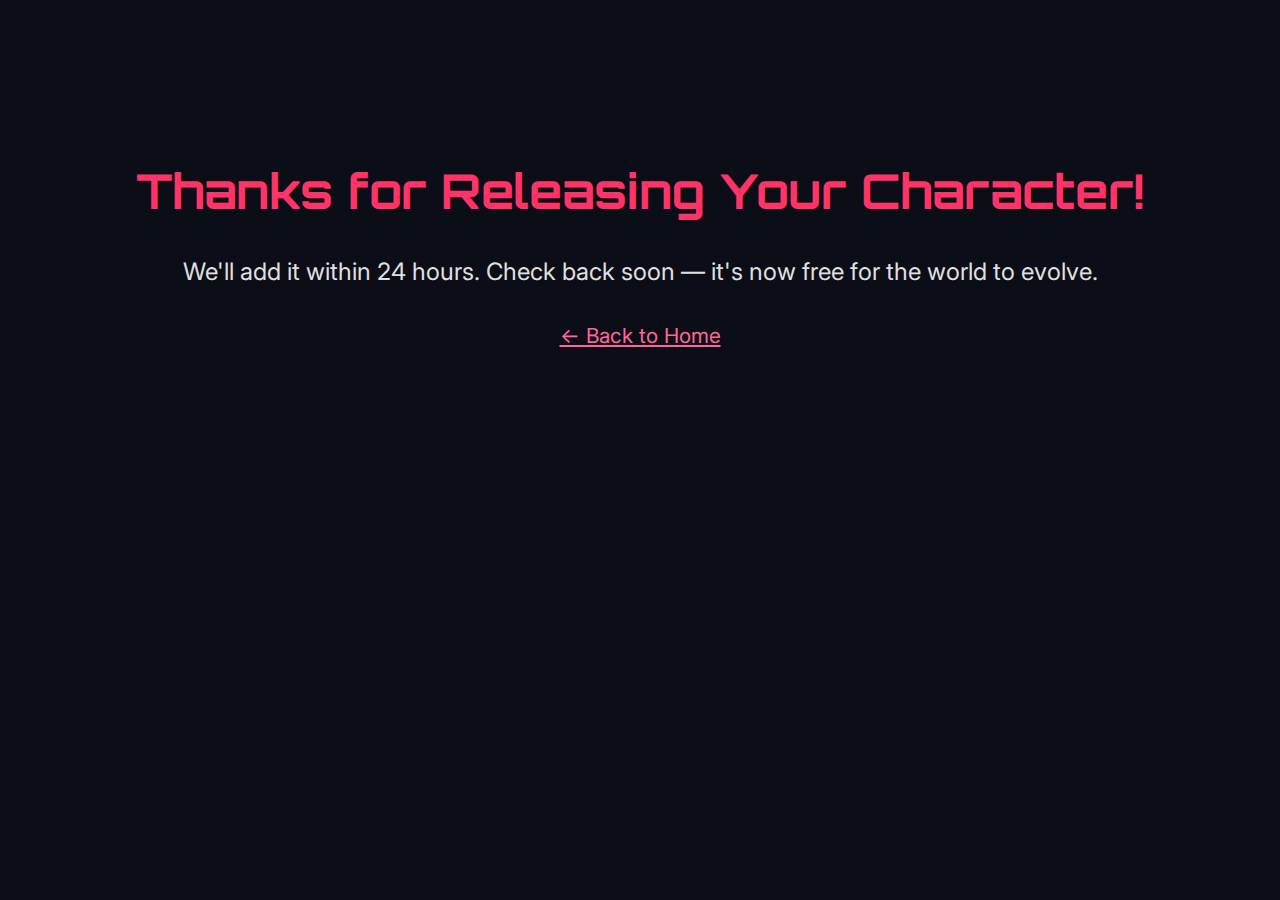
<file: thanks.html>
<!DOCTYPE html>
<html lang="en">
<head>
  <meta charset="UTF-8">
  <title>Thanks! — Project Altair</title>
  <link rel="stylesheet" href="style.css">
</head>
<body style="text-align:center;padding:10rem 2rem;background:#0b0e17;color:#e0e0e0;">
  <h1 style="font-size:3rem;color:#ff3366;">Thanks for Releasing Your Character!</h1>
  <p style="font-size:1.5rem;margin:2rem 0;">We'll add it within 24 hours. Check back soon — it's now free for the world to evolve.</p>
  <a href="index.html" style="color:#ff6699;font-size:1.3rem;">← Back to Home</a>
</body>
</html>
</file>
<file: style.css>
@import url('https://fonts.googleapis.com/css2?family=Orbitron:wght@500&family=Inter:wght@400;600&display=swap');

* {
    margin:0;
    padding:0;
    box-sizing:border-box;
}
body {
    background:#0b0e17;
    color:#e0e0e0;
    font-family:'Inter',sans-serif;
    padding:2rem;
}
header {
    text-align:center;
    margin-bottom:4rem;
}
h1 {
    font-family:'Orbitron',sans-serif;
    font-size:3; color:#ff3366;
    margin-bottom:1rem;
    text-align: center;
}

h2{
    color:#ff3366;
    font-size:2.5rem;
    margin-bottom:1.5rem;
}

ul{
    font-size:1.3rem;
    line-height:1.8;
    list-style-type:disc;
    padding-left:2rem;
}

p {
    font-size:1.3rem;
    line-height:1.6;
}

.grid {
    display:grid;
    grid-template-columns:repeat(auto-fill,minmax(300px,1fr));
    gap:2rem;
    max-width:1400px;
    margin:0 auto;
}
.card {
    background:#161b22;
    border-radius:12px;
    overflow:hidden;
    transition:transform .3s;
    text-decoration:none;
    color:white;
}
.card:hover {
    transform:translateY(-12px);
}
.card img {
    width:100%;
    height:280px;
    object-fit:cover;
}
.card h2 {
    padding:1.5rem;
}
.card h2 {
    color:#ff3366;
    margin-bottom:.5rem;
}

footer {
    text-align:center;
    margin-top:5rem;
    padding:2rem;
    color:#666;
}
a {
    color:#ff6699;
}

section {
    background:#161b22;
    padding:3rem;
    border-radius:16px;
    margin-bottom:3rem;
}

main{
    margin:4rem auto;
    padding:2rem;
}

label{
    display:block;
    margin-bottom:0.5rem;
    color:#ff6699;
    font-weight:600;
    text-align: center;
}

input{
    padding:1rem;
    margin-bottom:2rem;
    background:#161b22;
    border:1px solid #333;
    color:#e0e0e0;
    border-radius:8px;
}


textarea{
    width:100%;
    padding:1rem;
    margin-bottom:2rem;
    background:#161b22;
    border:1px solid #333;
    color:#e0e0e0;
    border-radius:8px;
}

button{
    background:#ff3366;
    color:white;
    padding:1.5rem;
    font-size:1.5rem;
    border:none;
    border-radius:12px;
    width:100%;
    cursor:pointer;
}

/*
Source - https://stackoverflow.com/a
Posted by Mister Jojo
Retrieved 2025-11-30, License - CC BY-SA 4.0
*/

#my-forms form { display:none }
#my-forms.f-addcharacter form[name=addcharacter],
#my-forms.f-submitmedia form[name=submitmedia],
#my-forms.f-writestory form[name=writestory],
#my-forms.f-placebounty form[name=placebounty] { display:block }
</file>
